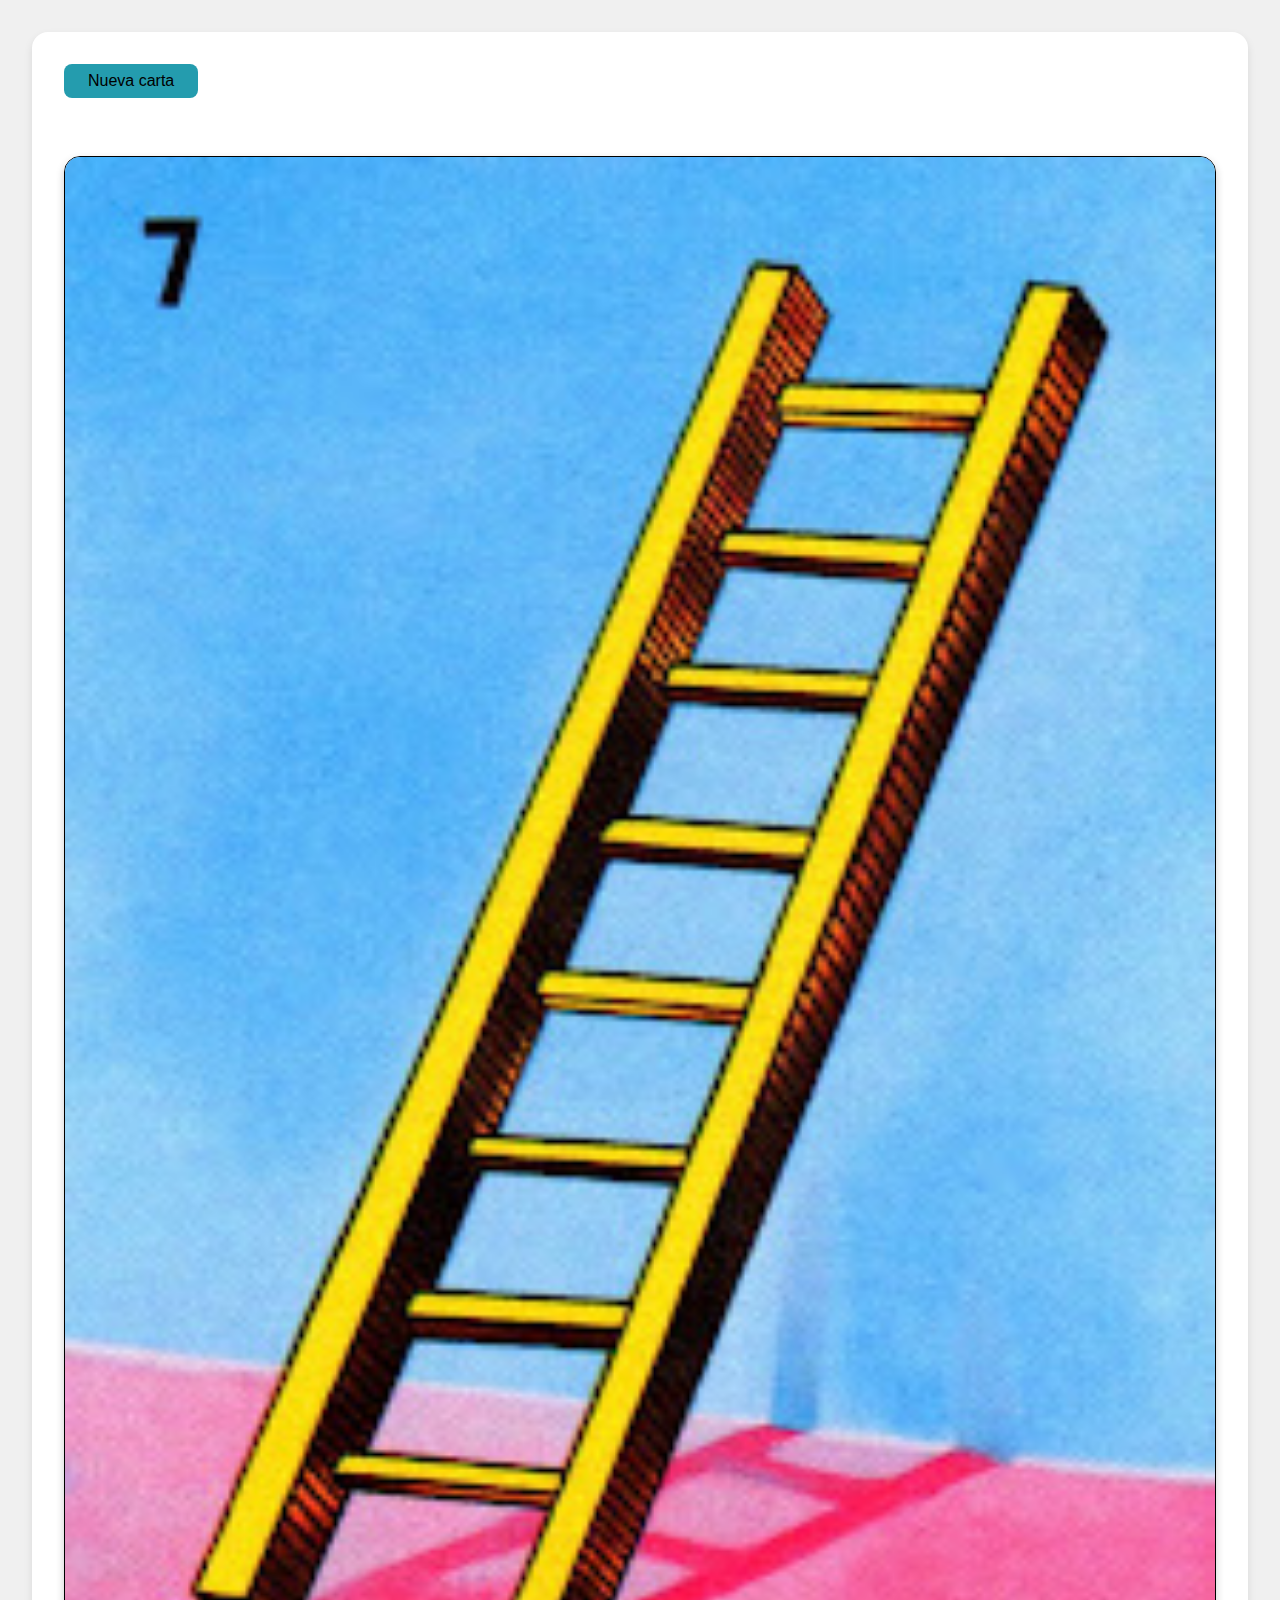
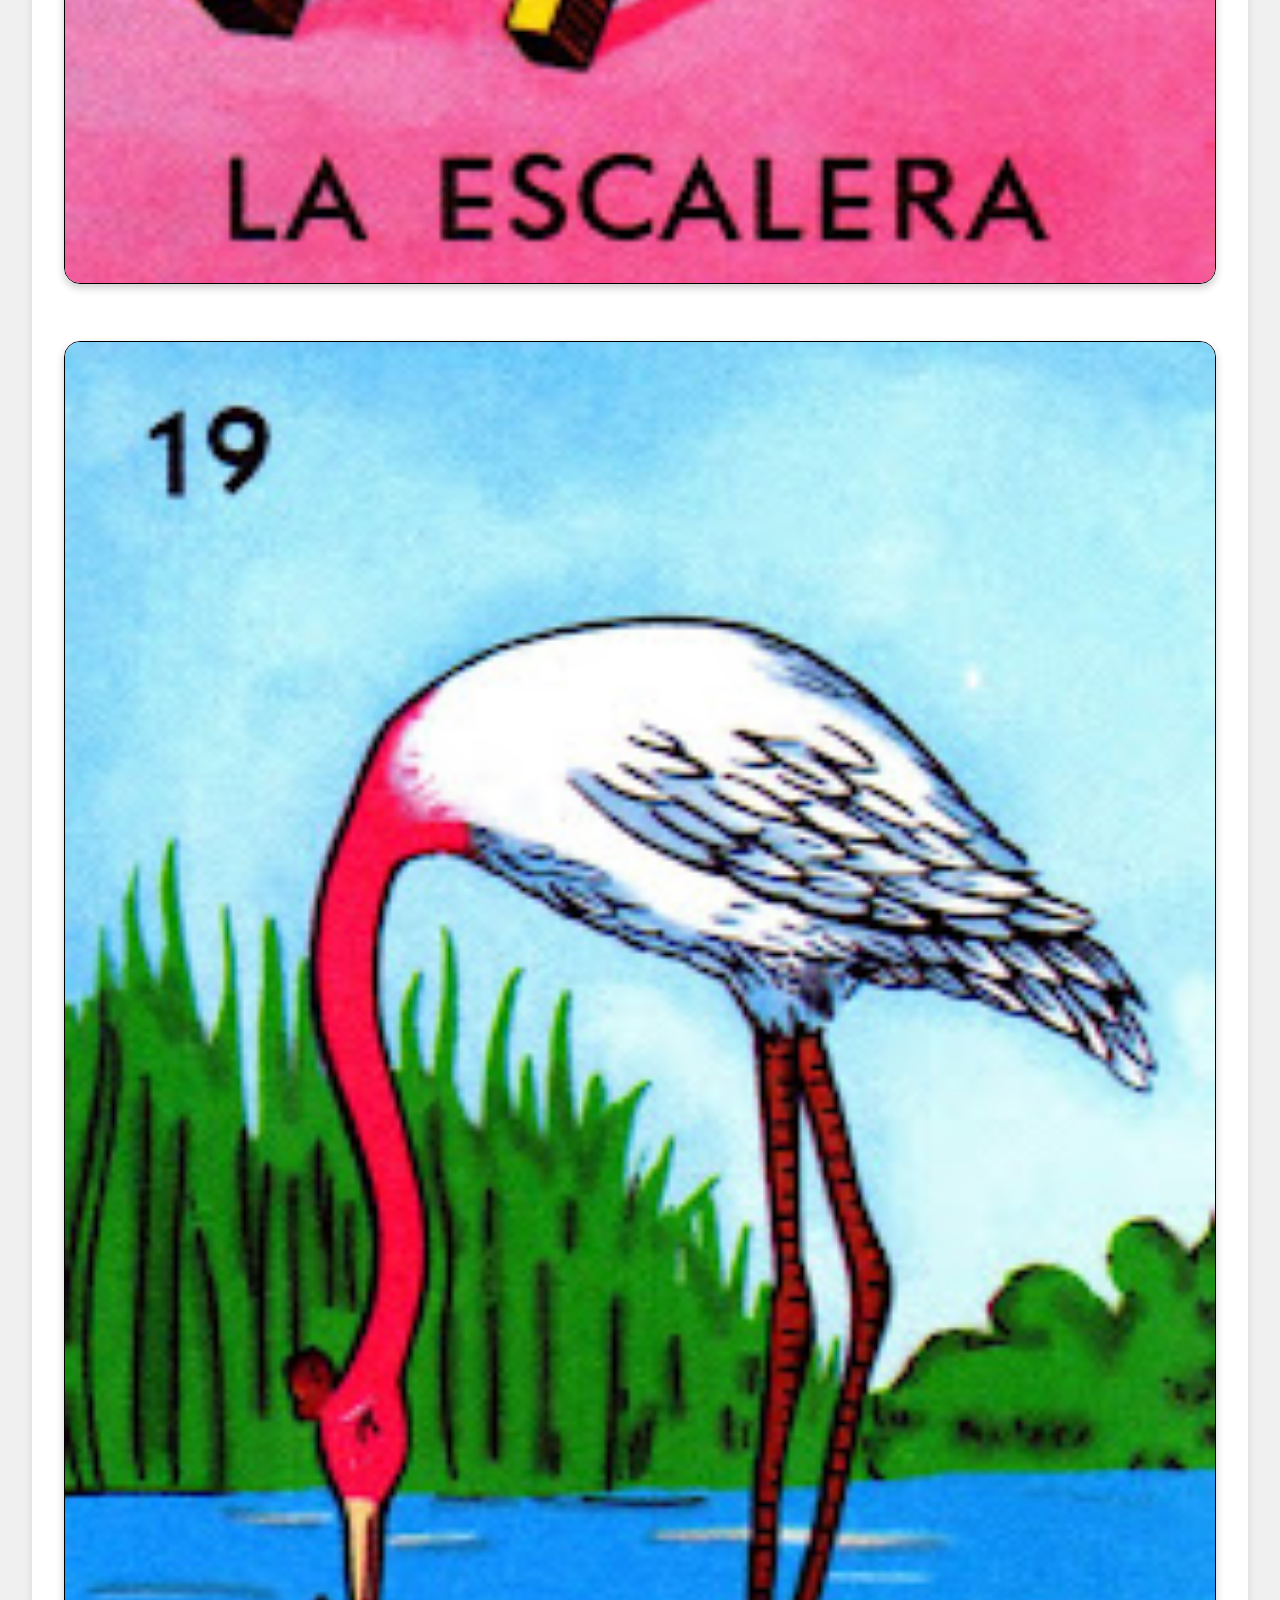
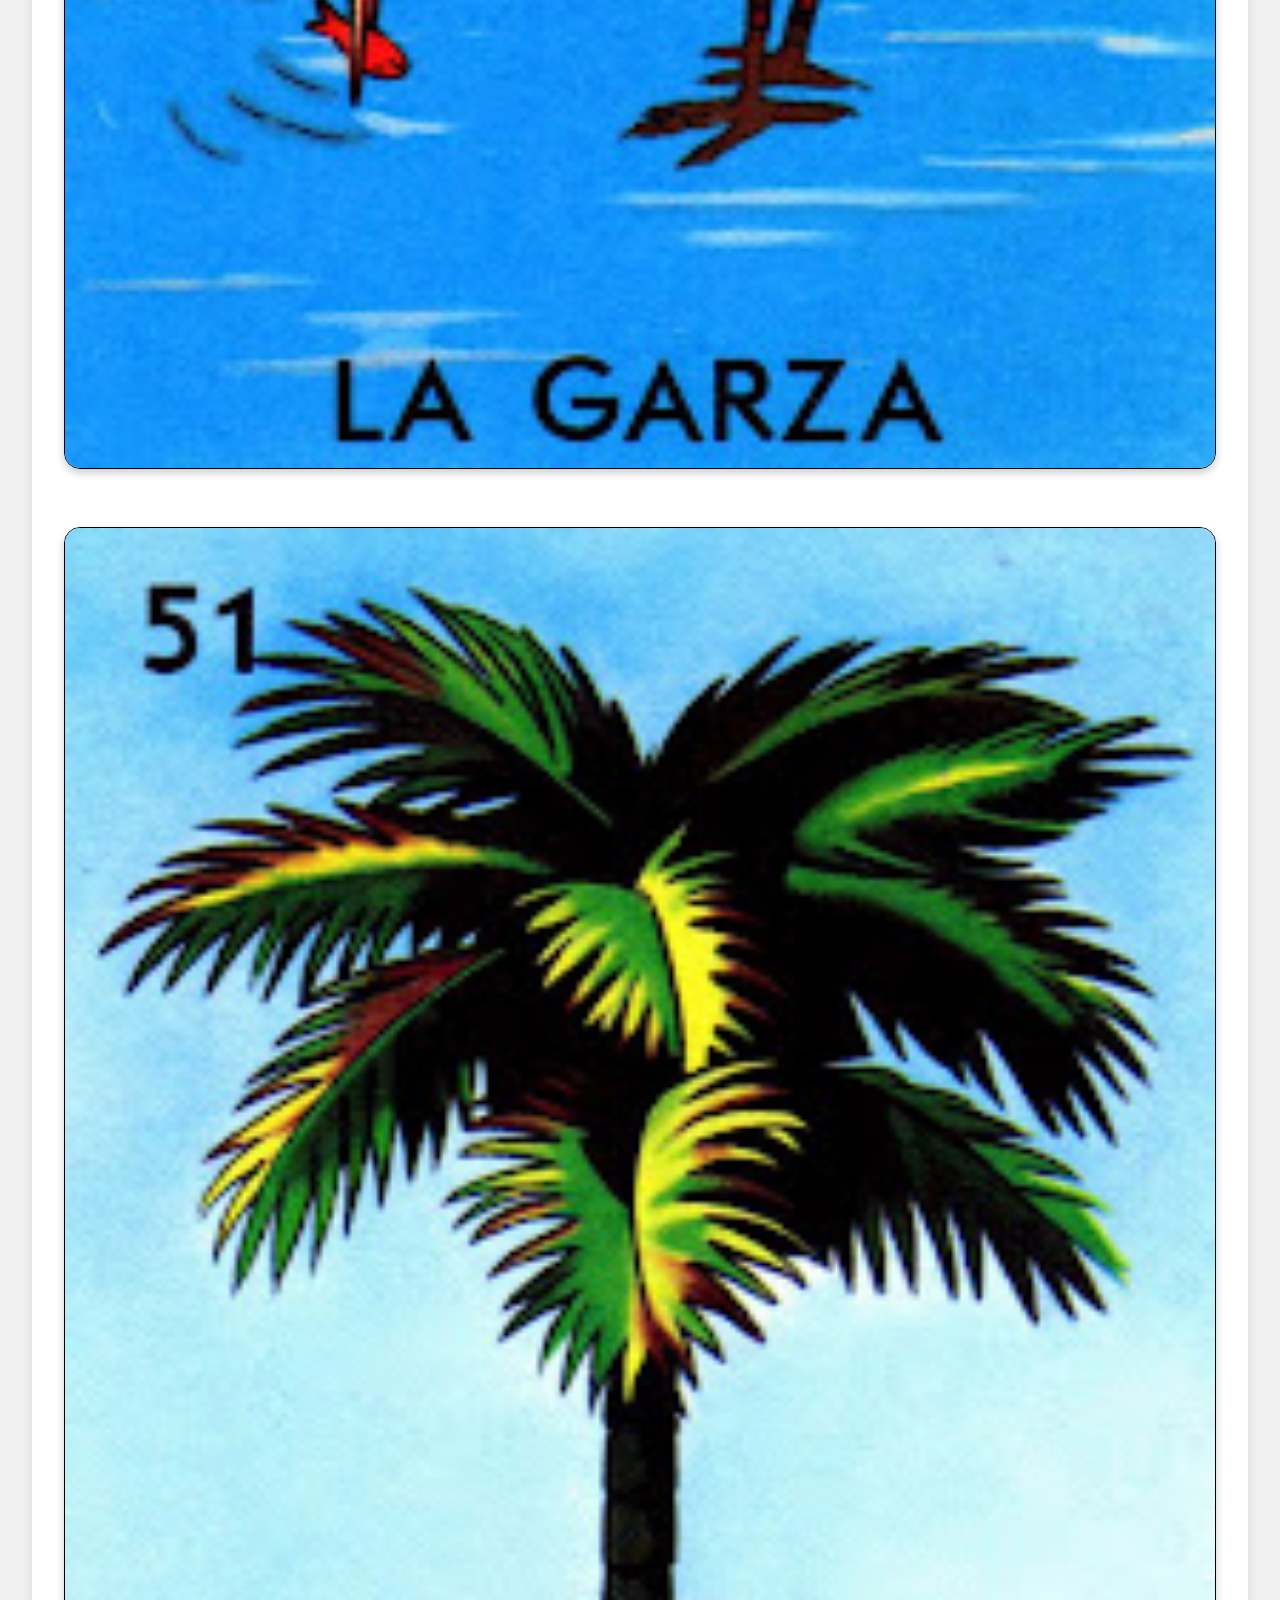
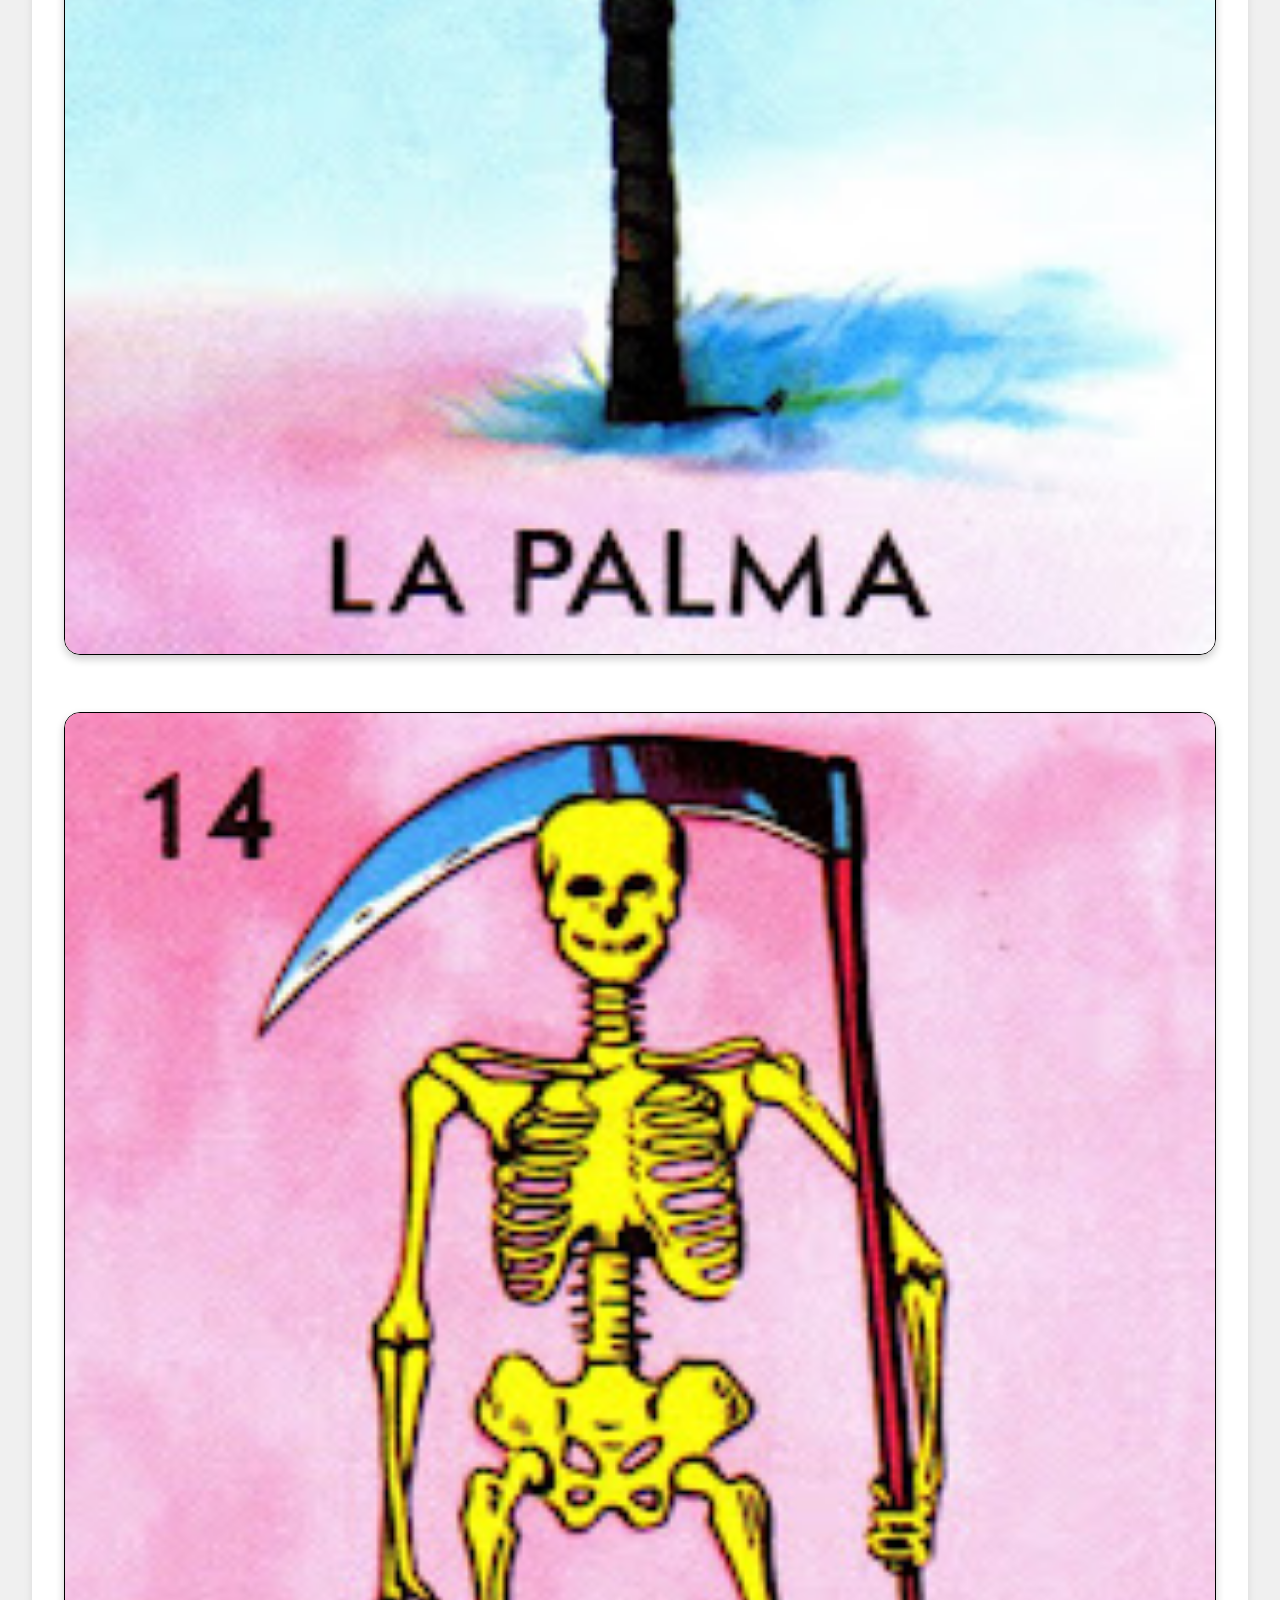
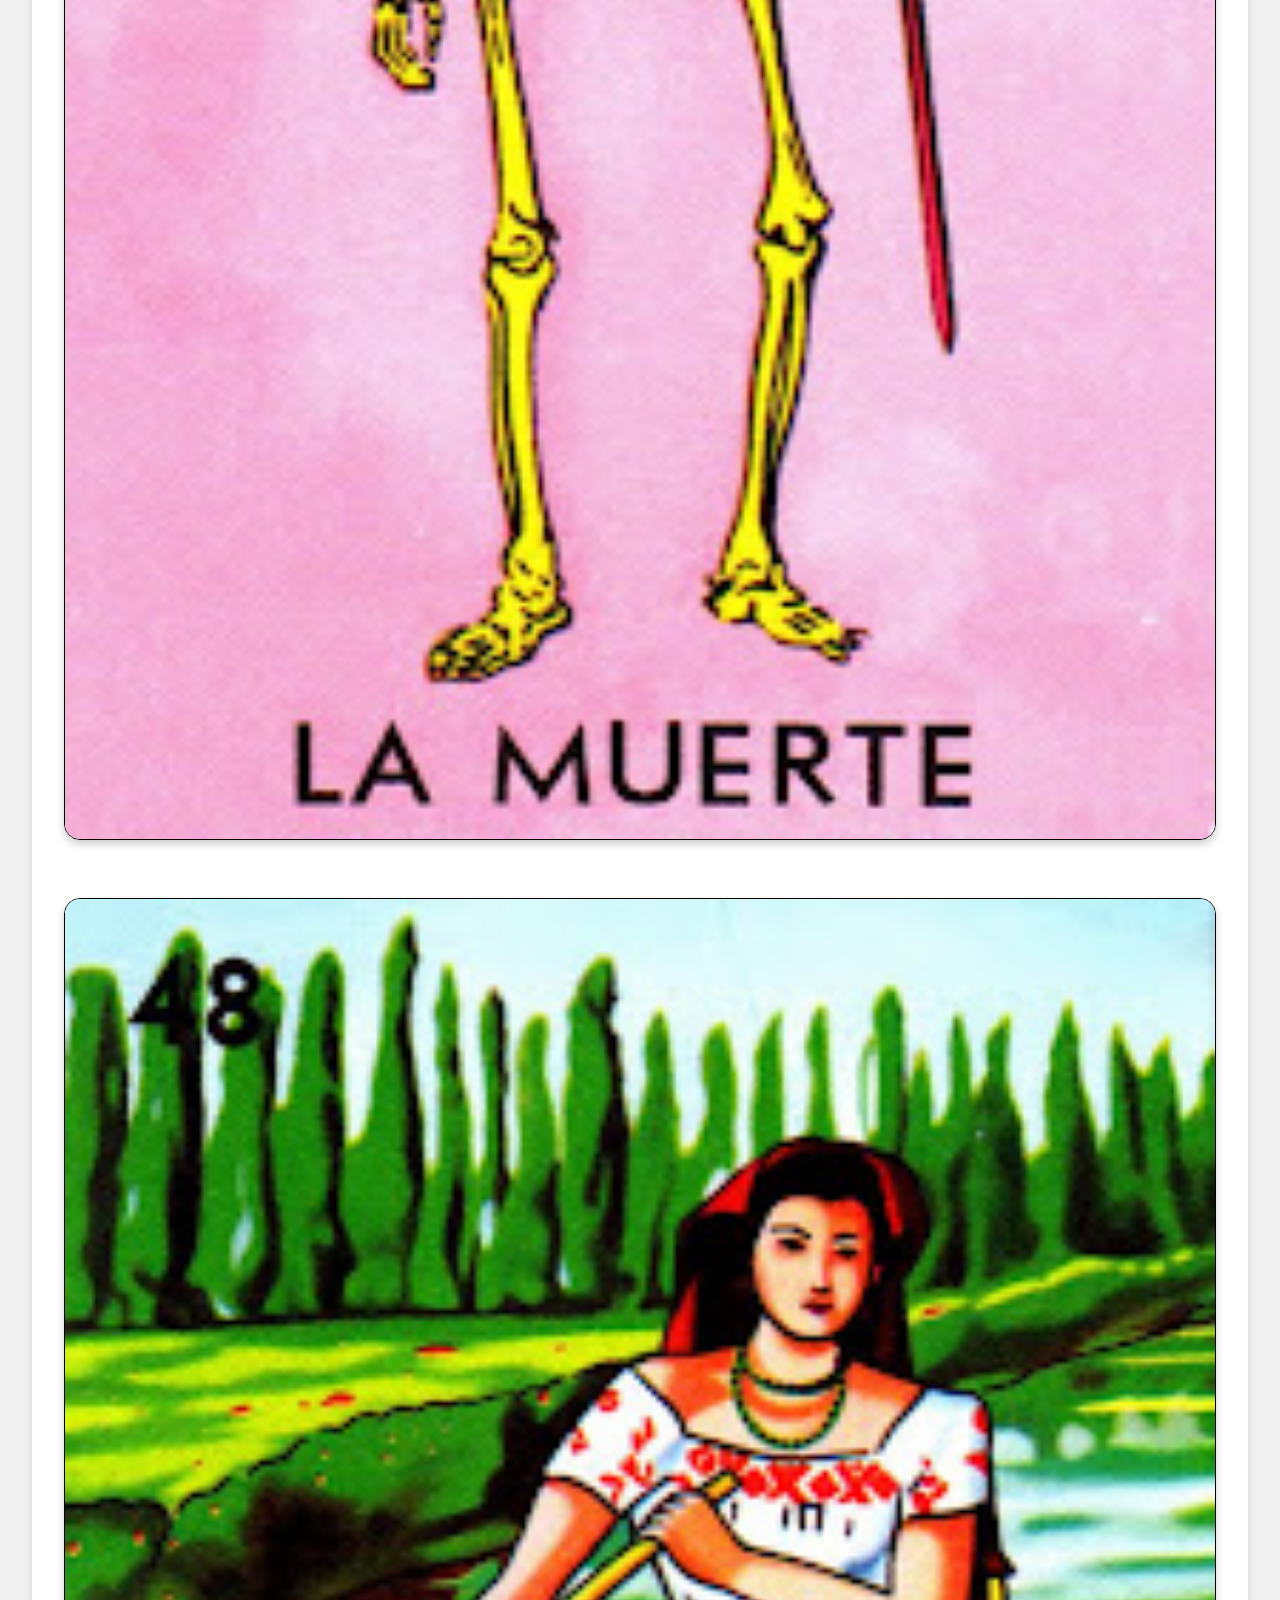
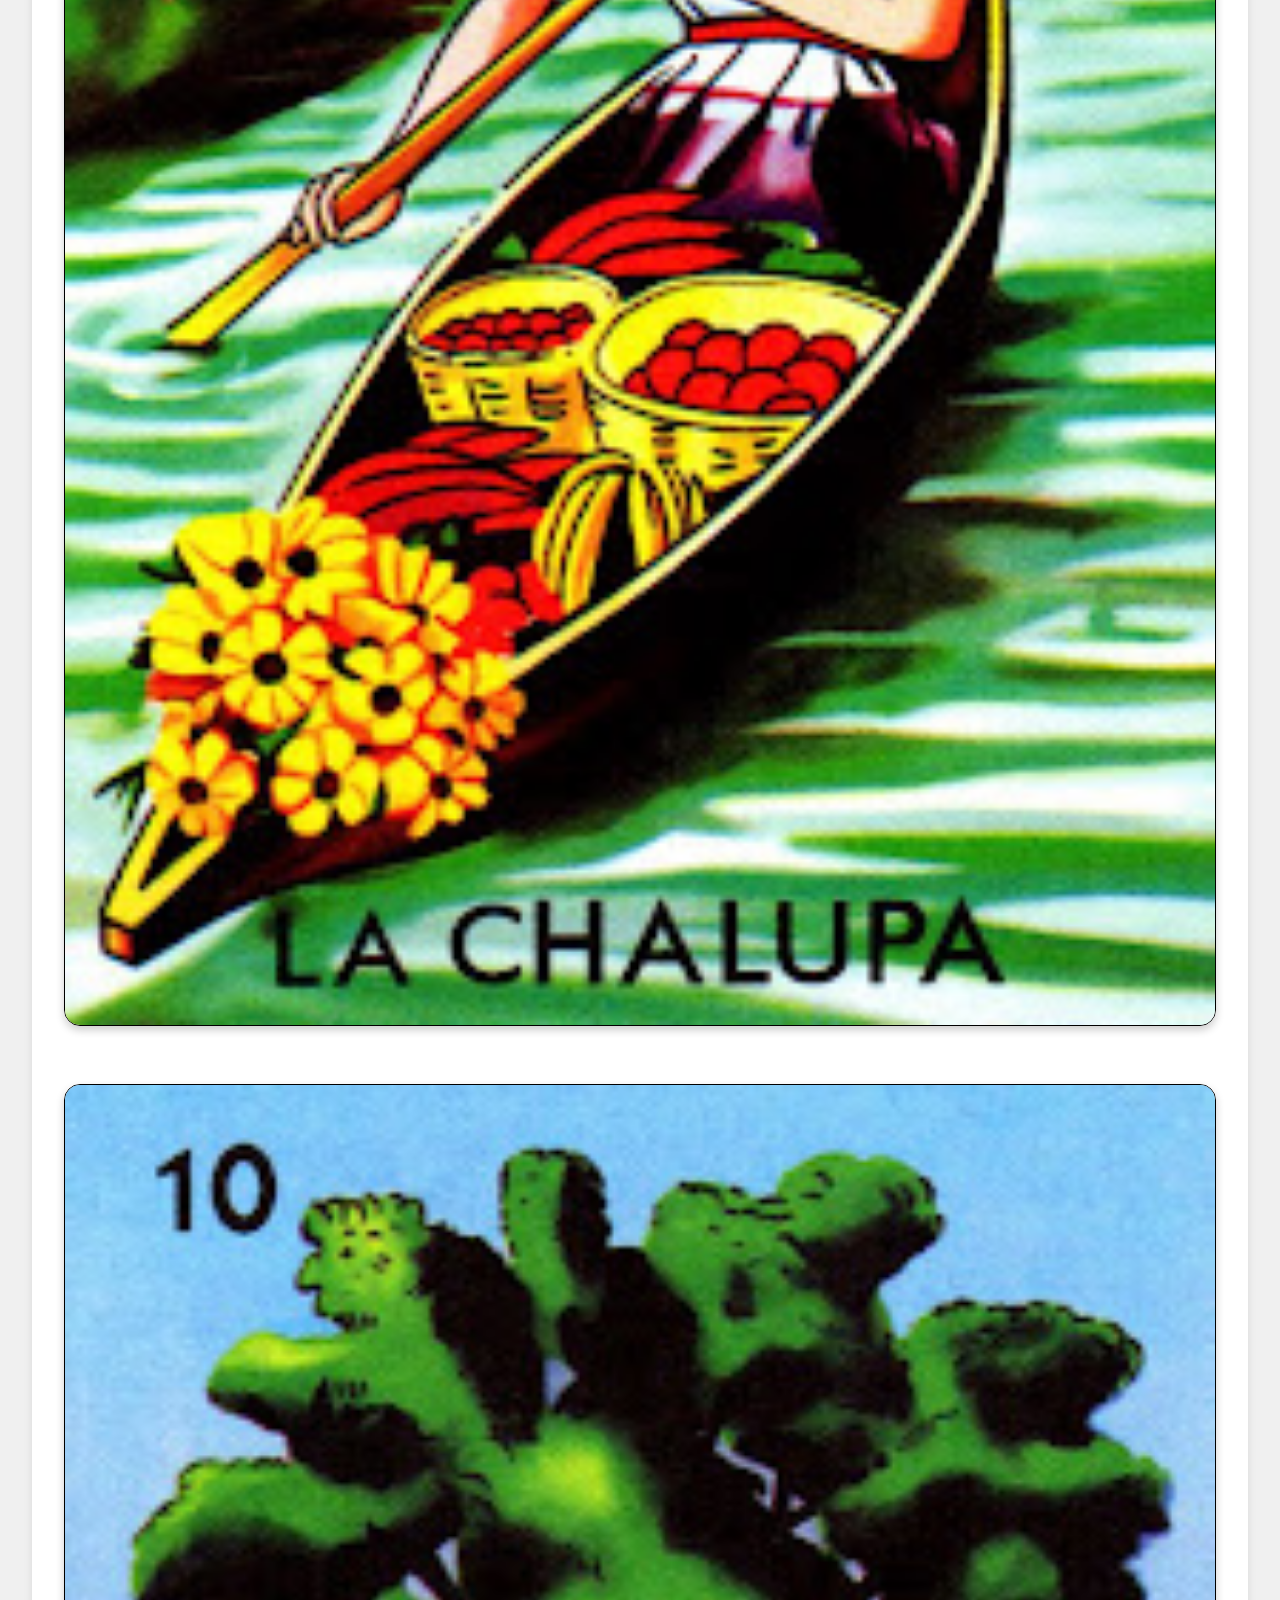
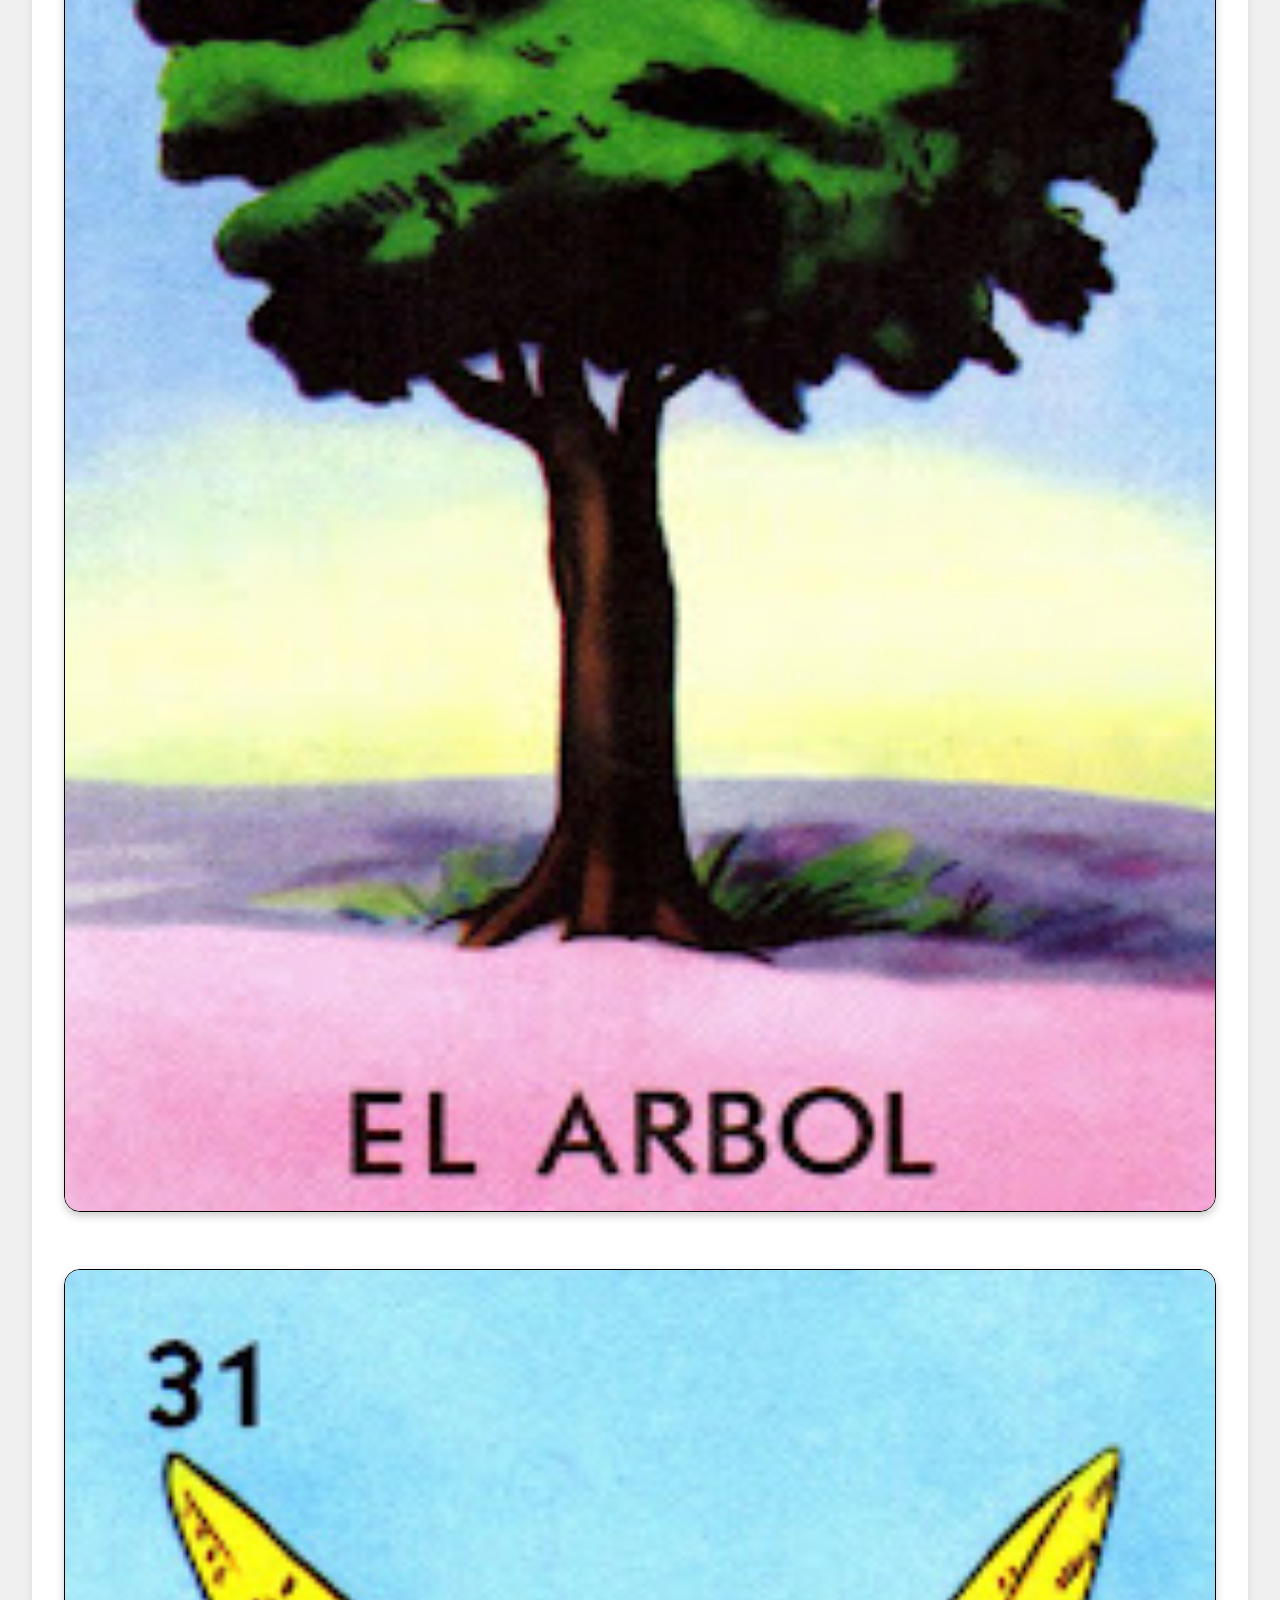
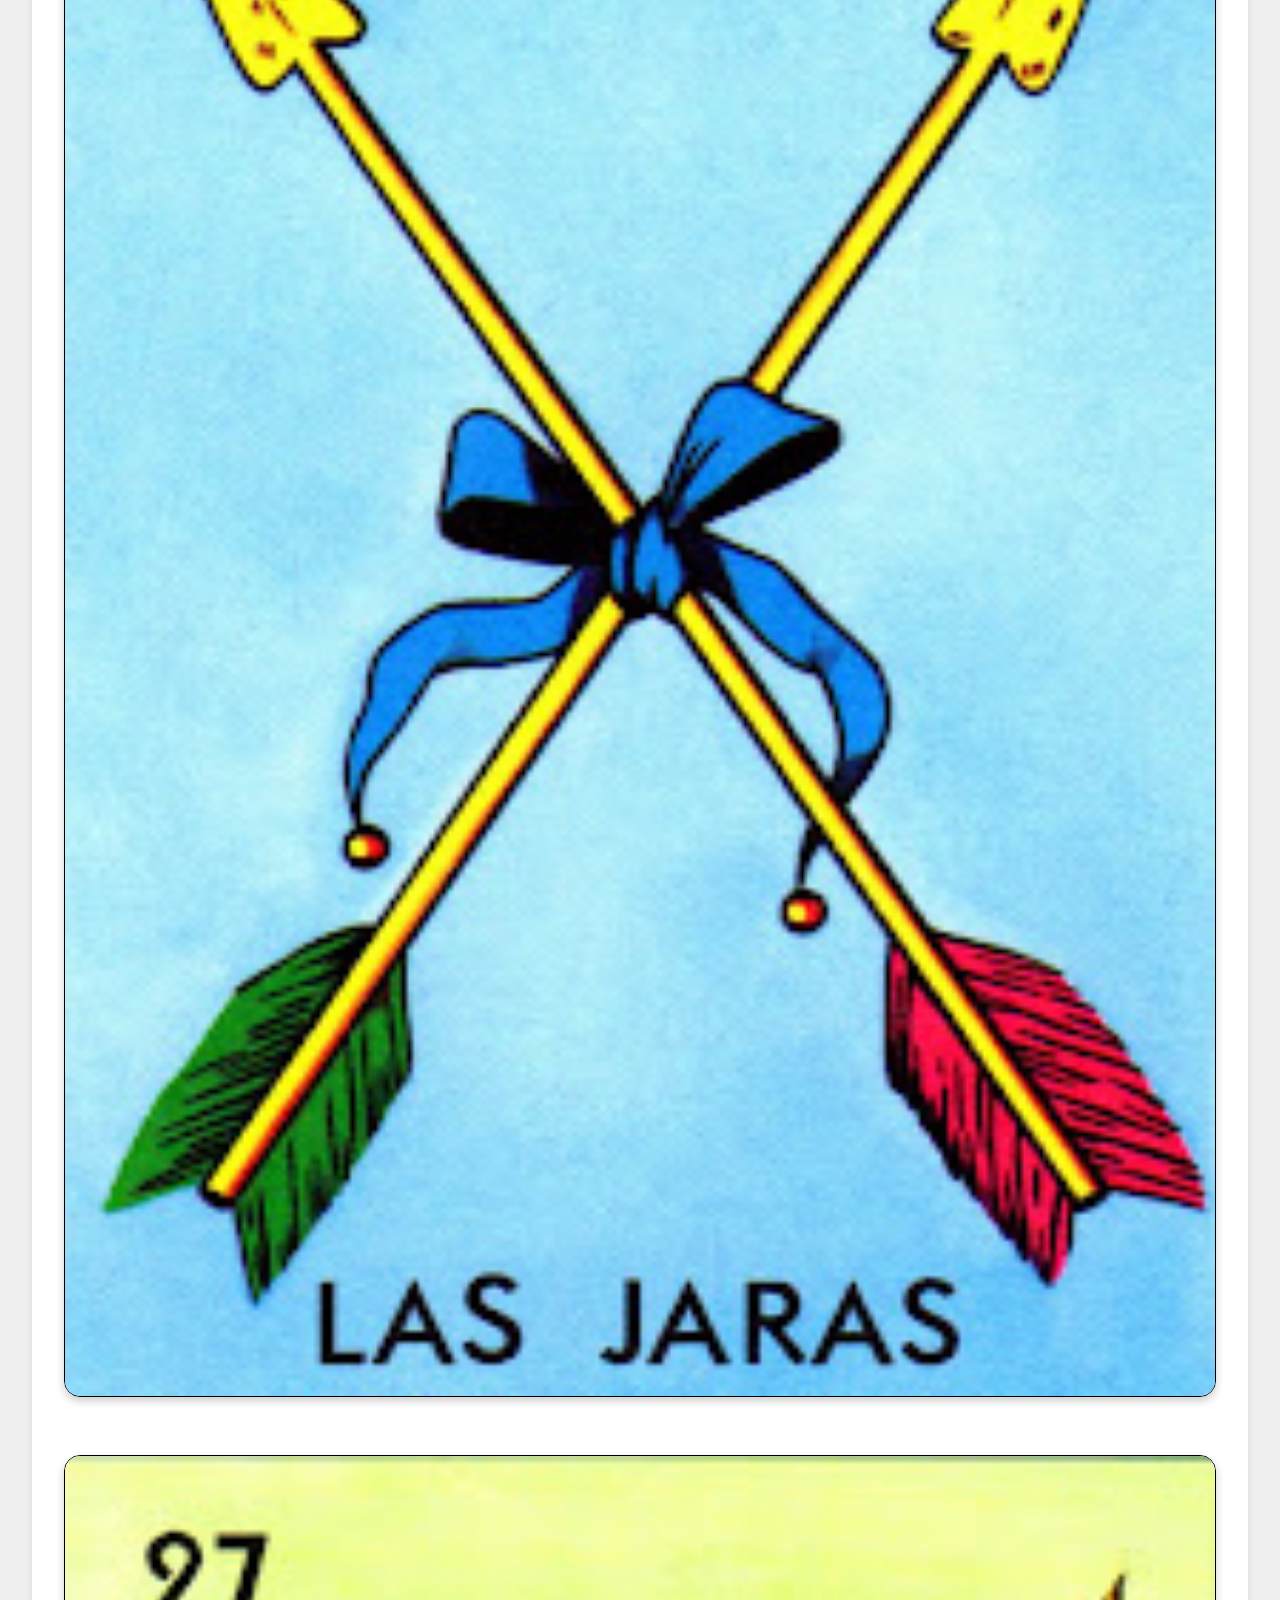
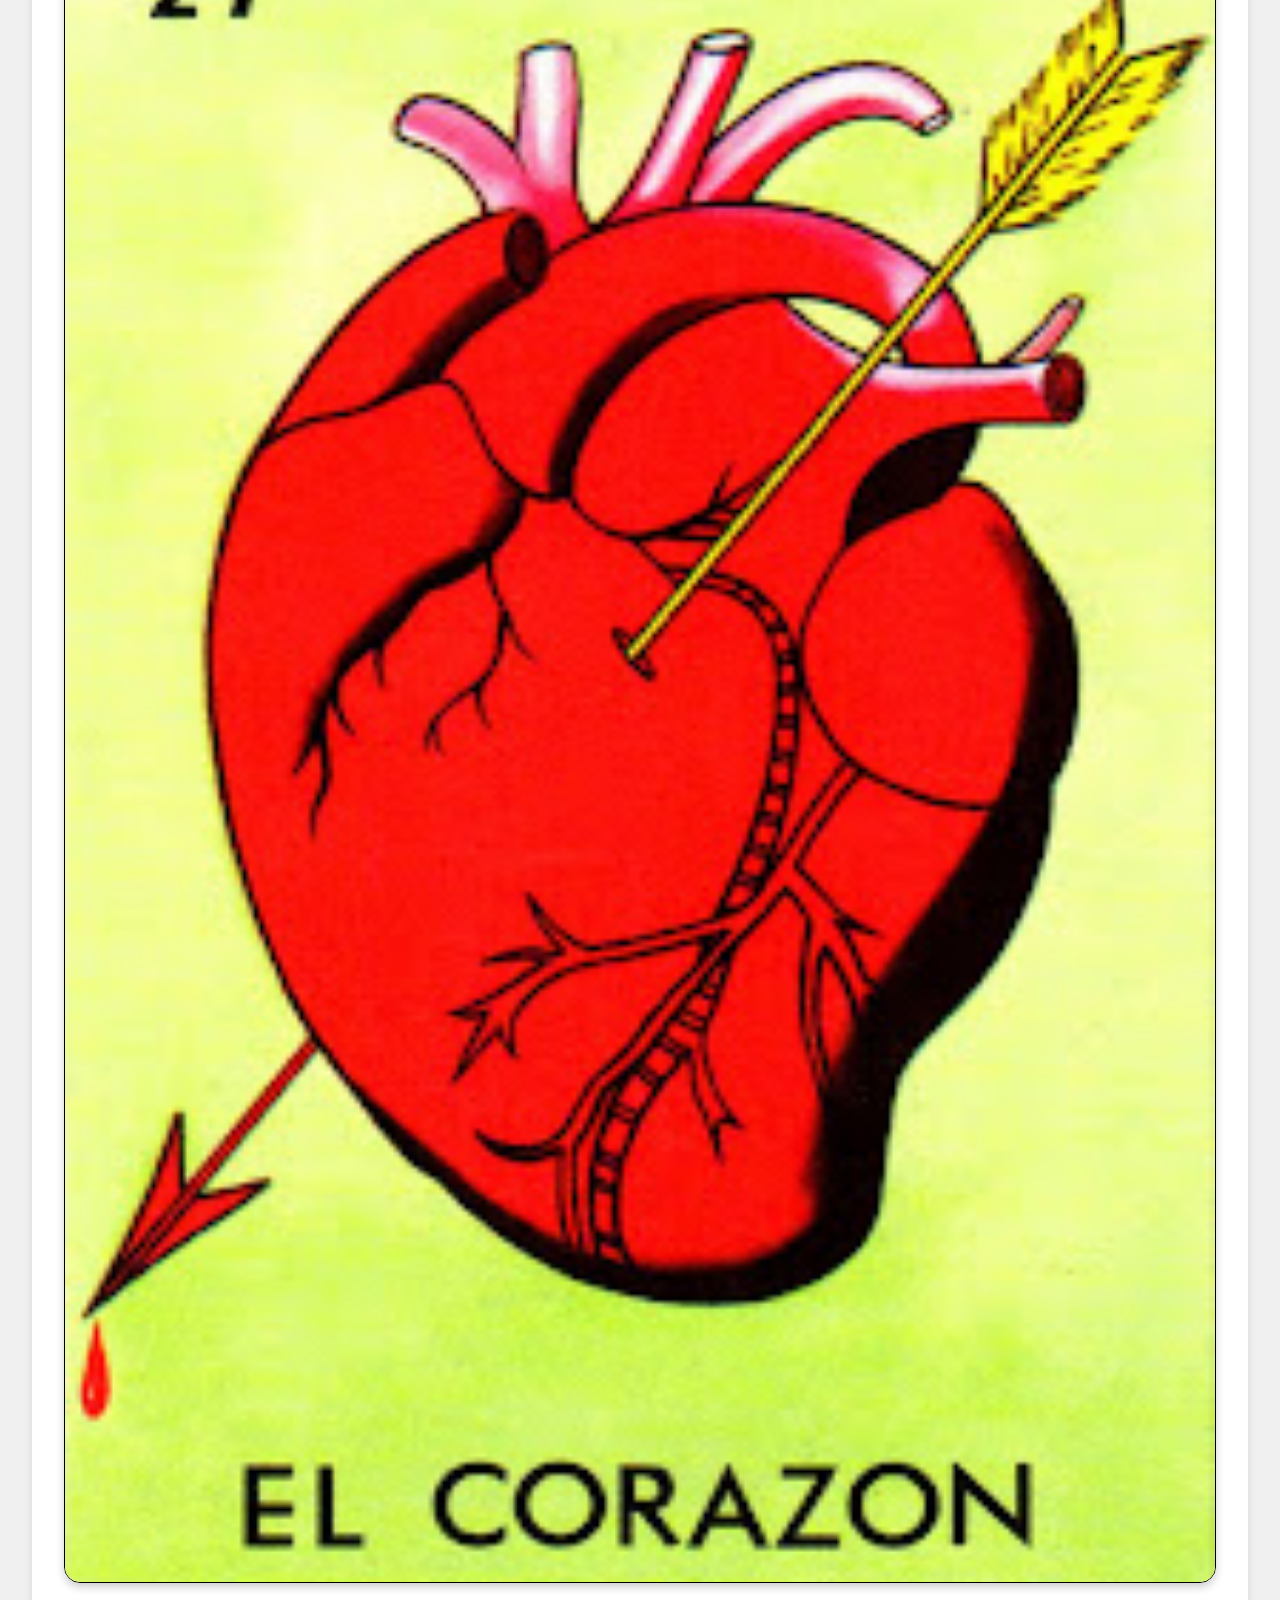
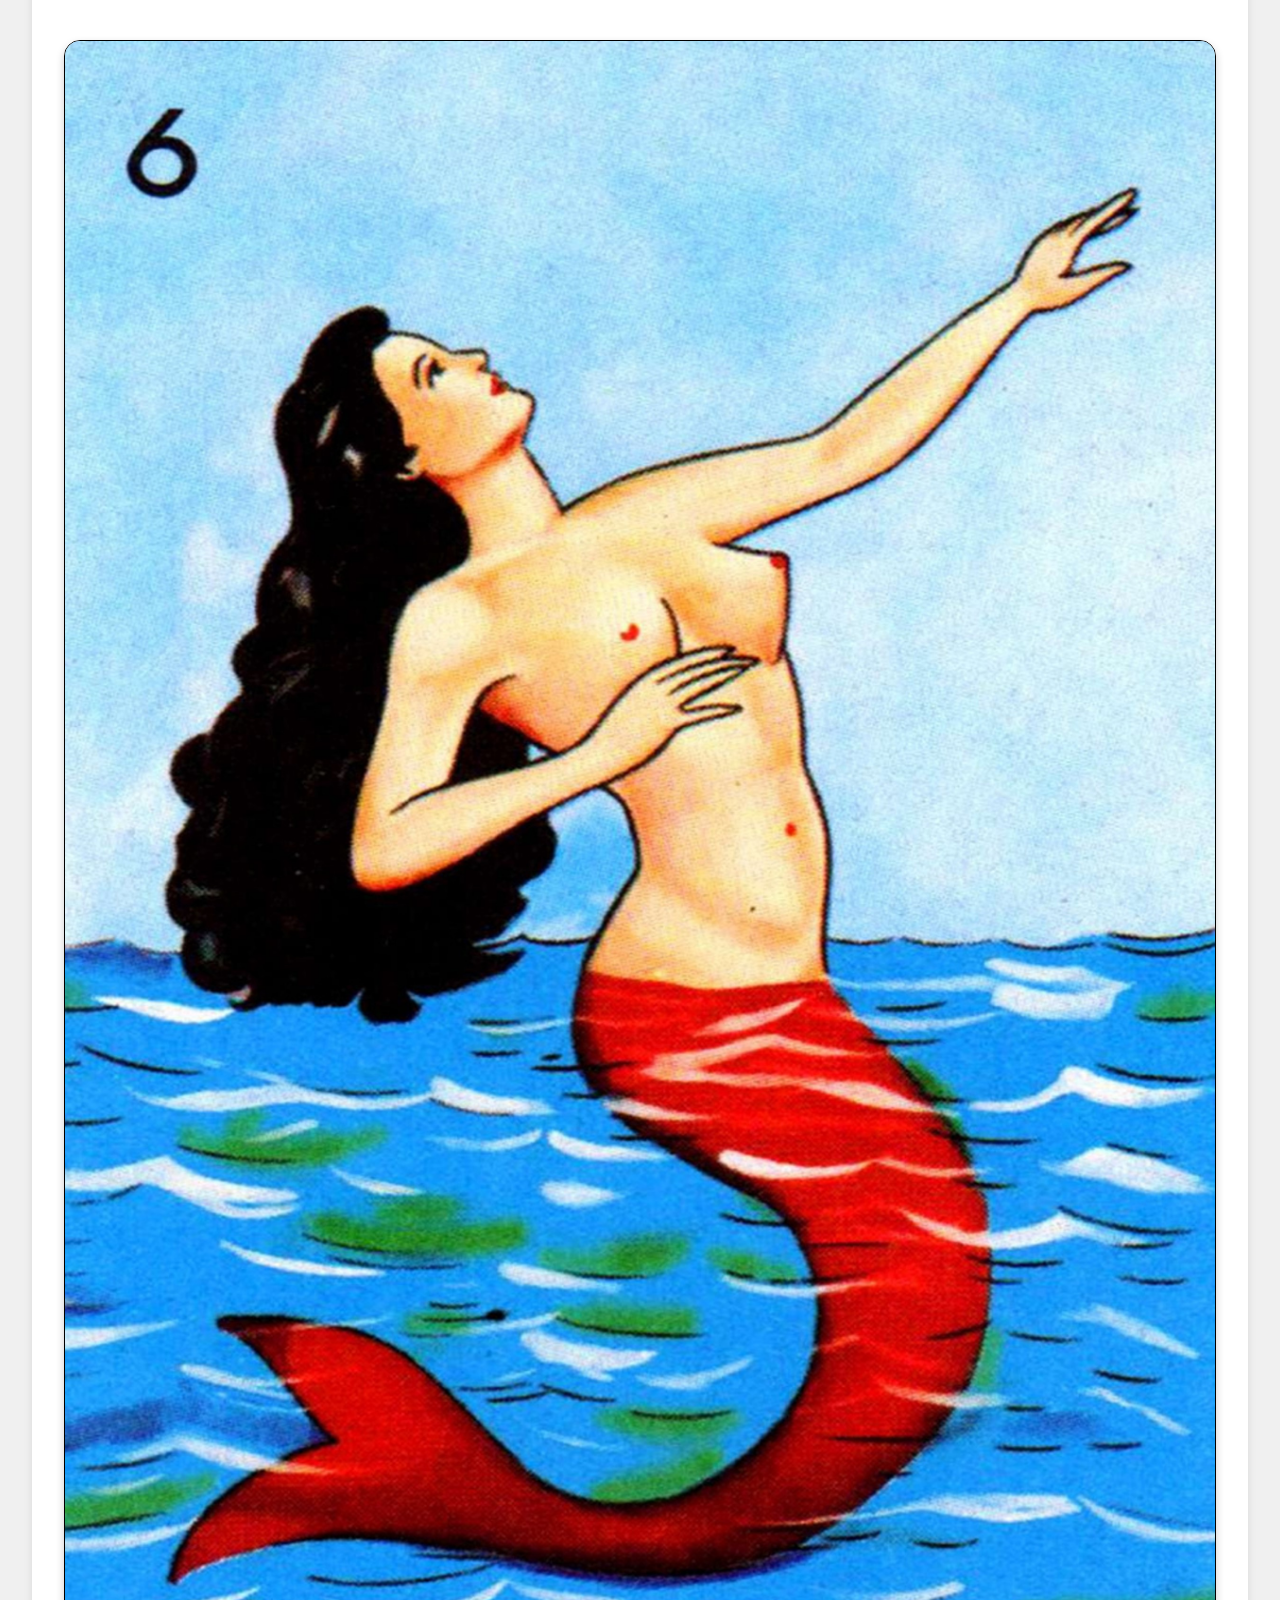
<file: view/Loteria.html>
<!DOCTYPE html>
<html lang="en">
<head>
    <meta charset="UTF-8">
    <meta name="viewport" content="width=device-width, initial-scale=1.0">
    <title>Document</title>

    <link rel="stylesheet" href="https://cdn.jsdelivr.net/npm/bootstrap@4.6.2/dist/css/bootstrap.min.css" integrity="sha384-xOolHFLEh07PJGoPkLv1IbcEPTNtaed2xpHsD9ESMhqIYd0nLMwNLD69Npy4HI+N" crossorigin="anonymous">
    <script src="//maxcdn.bootstrapcdn.com/bootstrap/3.3.0/js/bootstrap.min.js"></script>
<script src="//code.jquery.com/jquery-1.11.1.min.js"></script>
<style>
  * {
    padding: 0;
    margin: 0;
    box-sizing: border-box;
}

body {
    background-color: #f0f0f0;
    font-family: 'Roboto', sans-serif;
}

.container {
    padding: 2rem;
}

button.btn-primary {
    background-color: #249CAE;
    border: none;
    border-radius: 0.5rem;
    font-size: 1rem;
    padding: 0.5rem 1.5rem;
    transition: background-color 0.3s ease, transform 0.3s ease;
}

button.btn-primary:hover {
    background-color: #10626e;
    transform: scale(1.05);
}

.carta {
    width: 100%;
    aspect-ratio: 2/3;
    margin-top: 2%;
    border: 2px solid #249CAE;
    border-radius: 1rem;
    box-shadow: 0 4px 8px rgba(0, 0, 0, 0.2);
    transition: transform 0.3s ease, box-shadow 0.3s ease;
}

.carta:hover {
    transform: scale(1.03);
    box-shadow: 0 6px 12px rgba(0, 0, 0, 0.3);
}

.prev {
    width: 40%;
    aspect-ratio: 2/3;
    margin-top: 2%;
    border-radius: 1rem;
    box-shadow: 0 4px 8px rgba(0, 0, 0, 0.2);
    transition: transform 0.3s ease;
}

.prev:hover {
    transform: scale(1.03);
}

#son {
    width: 15%;
    aspect-ratio: 1/1;
    margin-top: 2%;
    transition: transform 0.3s ease;
}

#son:hover {
    transform: rotate(20deg);
}

.numero {
    width: 30%;
    padding: 0.5rem;
    border: 1px solid #249CAE;
    border-radius: 0.5rem;
    transition: border-color 0.3s ease;
}

.numero:focus {
    border-color: #10626e;
    outline: none;
}

.row {
    margin-bottom: 2rem;
}

#main_area {
    background-color: #fff;
    padding: 2rem;
    border-radius: 1rem;
    box-shadow: 0 4px 8px rgba(0, 0, 0, 0.1);
}

img {
    max-width: 100%;
    height: auto;
    display: block;
}

  #son.playing {
    transform: rotate(20deg); /* Rotación cuando el sonido se reproduce */
    transition: transform 0.3s ease; /* Efecto de transición suave */
}
</style>
</head>

<style>
  .carta{
    width: 100%;
    aspect-ratio: 2/3;
    margin-top: 5%;
    border: 1px solid black
  }

  .prev{
    width: 40%;
    aspect-ratio: 2/3;
    margin-top: 10%;
  }

  #son{
    width: 15%;
    aspect-ratio: 1/1;
  }

  .numero{
    width: 30%;
  }
</style>


<body>
    <!------------------------------->
    
    <div class="container">
      <div id="main_area">
          <!-- Slider -->
            <div class="row">
              <div class="col-sm-6">
                <div class="row justify-content-center">
                  <button onclick="cartas()" type="button" class="btn btn-primary">Nueva carta</button>
                </div>

                <div class="row">
                  <div class="col-sm-3"><img src="#" alt="" class="carta" id="c1" onclick="seleccionar(1)"></div>
                  <div class="col-sm-3"><img src="#" alt="" class="carta" id="c2" onclick="seleccionar(2)"></div>
                  <div class="col-sm-3"><img src="#" alt="" class="carta" id="c3" onclick="seleccionar(3)"></div>
                  <div class="col-sm-3"><img src="#" alt="" class="carta" id="c4" onclick="seleccionar(4)"></div>
                </div>
                
                <div class="row">
                  <div class="col-sm-3"><img src="#" alt="" class="carta" id="c5" onclick="seleccionar(5)"></div>
                  <div class="col-sm-3"><img src="#" alt="" class="carta" id="c6" onclick="seleccionar(6)"></div>
                  <div class="col-sm-3"><img src="#" alt="" class="carta" id="c7" onclick="seleccionar(7)"></div>
                  <div class="col-sm-3"><img src="#" alt="" class="carta" id="c8" onclick="seleccionar(8)"></div>
                </div>
                
                <div class="row">
                  <div class="col-sm-3"><img src="#" alt="" class="carta" id="c9" onclick="seleccionar(9)"></div>
                  <div class="col-sm-3"><img src="#" alt="" class="carta" id="c10" onclick="seleccionar(10)"></div>
                  <div class="col-sm-3"><img src="#" alt="" class="carta" id="c11" onclick="seleccionar(11)"></div>
                  <div class="col-sm-3"><img src="#" alt="" class="carta" id="c12" onclick="seleccionar(12)"></div>
                </div>
              </div>

              <div class="col-sm-6">
                <div class="row justify-content-center">
                  <img src="../img/6.jpg" class="prev" id="prev">
                </div>
                <div class="row justify-content-center">
                  <img src="../img/sonido.png" id="son">
                </div>
                <div class="row justify-content-center">
                  <button onclick="consultar()" type="button" class="btn btn-primary">Consultar</button>
                </div>
                <div class="row justify-content-center">
                  <input type="number" id="i1" class="numero" min="0" max="3" value="0">
                  <input type="number" id="i2" class="numero" min="0" max="3" value="0">
                </div>
              </div>
            </div>
      </div>
      <button onclick="location.href='../index.html'" class="btn btn-primary">Regresar al Home</button>
  </div>
    <!-- Page Content -->
<script>
function seleccionar(cartaId) {
    // Directamente asignamos valores según la carta seleccionada
    let num1 = Math.floor((cartaId - 1) / 4); // Se calcula un valor de 0 a 2 para el primer input
    let num2 = (cartaId - 1) % 4;             // Se calcula un valor de 0 a 3 para el segundo input

    document.getElementById('i1').value = num1;
    document.getElementById('i2').value = num2;
}

function consultar() {
    let sound = new Audio('../audio/sound.mp3'); // Asegúrate de que la ruta del audio sea correcta
    
    sound.onplay = function() {
        document.getElementById('son').classList.add('playing'); // Añadir clase cuando empieza a reproducirse
    };

    sound.onended = function() {
        document.getElementById('son').classList.remove('playing'); // Quitar clase cuando termina
    };
    
    sound.play(); // Reproducir el sonido
}
</script>
</body>
</html>

<script src="../js/carta.js"></script>
</file>
